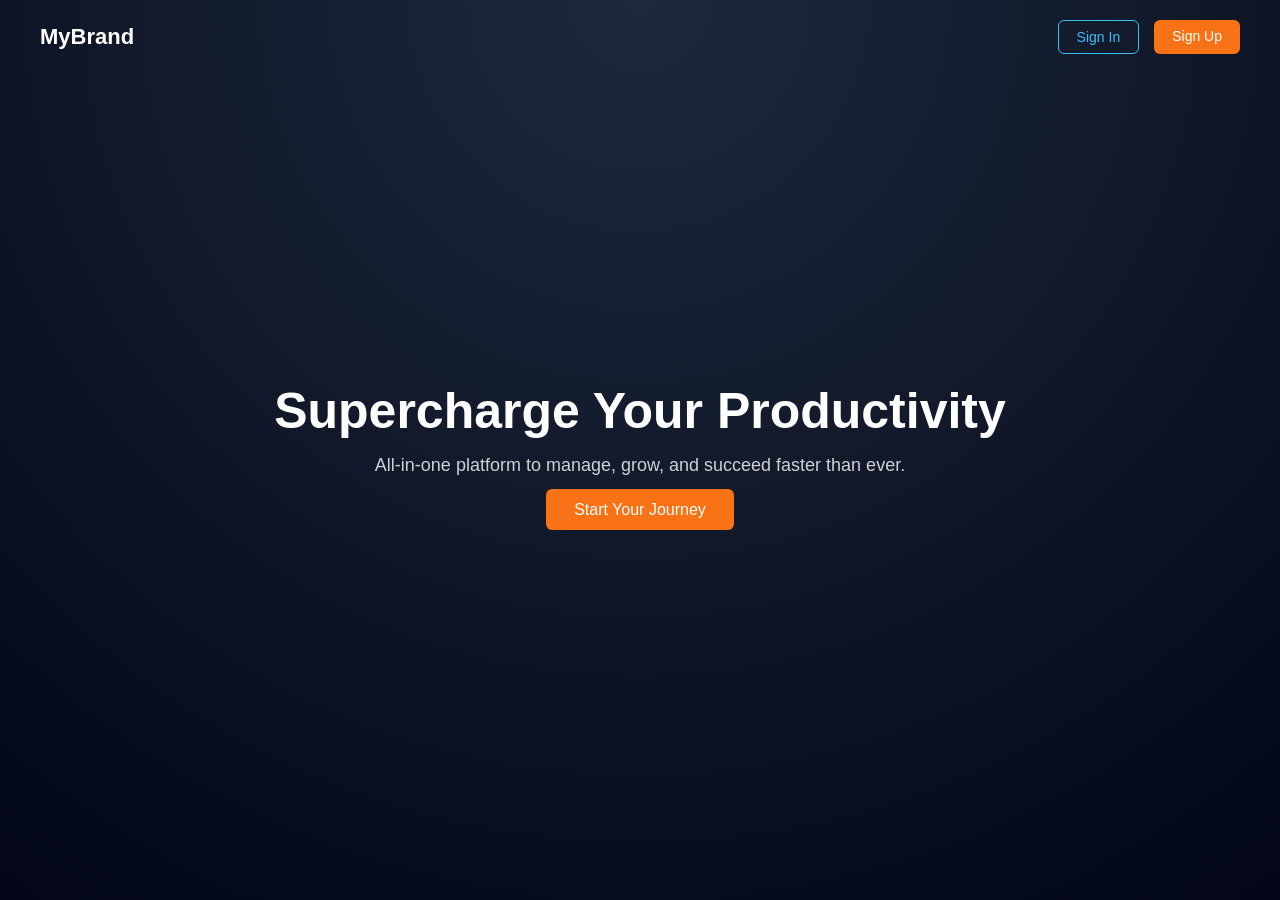
<file: index.html>
<!DOCTYPE html>
<html lang="en">
<head>
    <meta charset="UTF-8">
    <meta name="viewport" content="width=device-width, initial-scale=1.0">
    <title>Modern Landing</title>
    <link rel="stylesheet" href="index.css">
</head>
<body>

<header class="navbar">
    <div class="logo">MyBrand</div>
    <div class="nav-buttons">
        <a href="signin.html" class="btn signin">Sign In</a>
        <a href="signup.html" class="btn signup">Sign Up</a>
    </div>
</header>

<section class="hero">
    <div class="hero-content">
        <h1> Supercharge Your Productivity</h1>
        <p>All-in-one platform to manage, grow, and succeed faster than ever.</p>
        <a href="signup.html" class="cta">Start Your Journey</a>
    </div>
</section>
</body>
</html>
</file>
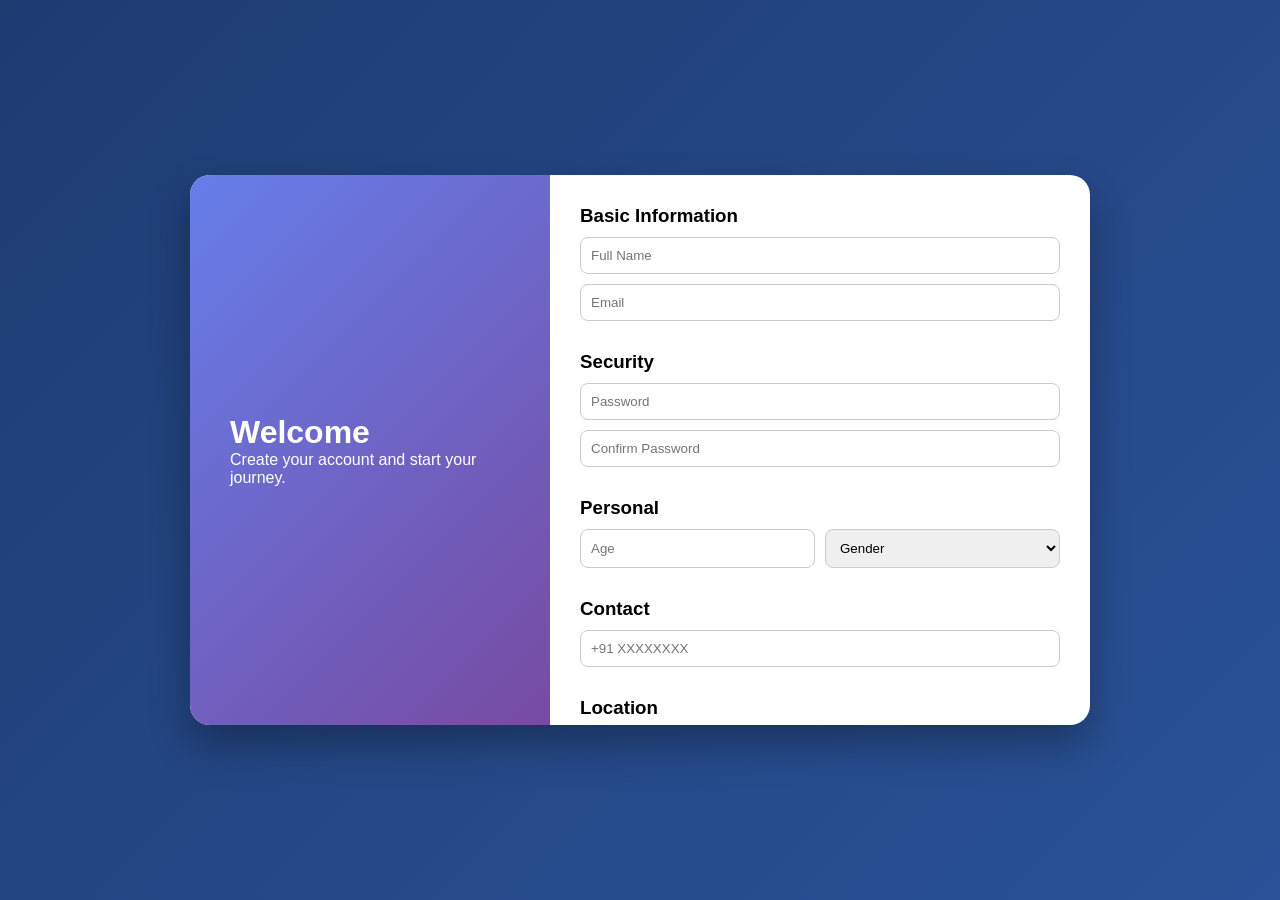
<file: signup.html>
<!DOCTYPE html>
<html lang="en">
<head>
<meta charset="UTF-8">
<title>Modern Signup UI</title>
<link rel="stylesheet" href="signup.css">
</head>

<body>

<div class="app">

   
    <div class="left">
        <h1>Welcome </h1>
        <p>Create your account and start your journey.</p>
    </div>

    <div class="right">

        <div class="section">
            <h3>Basic Information</h3>
            <input type="text" placeholder="Full Name" id="name">
            <input type="email" placeholder="Email" id="email">
        </div>

        <div class="section">
            <h3>Security</h3>
            <input type="password" placeholder="Password" id="password">
            <input type="password" placeholder="Confirm Password" id="confirm">
        </div>

        <div class="section">
            <h3>Personal</h3>
            <div class="row">
                <input type="number" placeholder="Age">
                <select>
                    <option>Gender</option>
                    <option>Male</option>
                    <option>Female</option>
                </select>
            </div>
        </div>

        <div class="section">
            <h3>Contact</h3>
            <input type="text" placeholder="+91 XXXXXXXX">
        </div>

        <div class="section">
            <h3>Location</h3>
            <select>
                <option>Select State</option>
                <option>Maharashtra</option>
                <option>Gujarat</option>
                <option>Karnataka</option>
            </select>
        </div>

        <button class="signup" onclick="validateAndSignup()">Create Account</button>
        <button class="google">Login with Google</button>
        <button class="github">Login with GitHub</button>
        <button class="login">Already have an account? Login</button>

    </div>
</div>


<div id="popup" class="popup">
    <div class="popup-box">
        <h2>🎉 Success!</h2>
        <p>Account created successfully.</p>
        <button onclick="closePopup()">OK</button>
    </div>
</div>

<script src="signup.js"></script>

</body>
</html>
</file>
<file: index.css>
* {
    margin: 0;
    padding: 0;
    box-sizing: border-box;
    font-family: Arial, sans-serif;
}

body {
    background: #0f172a;
    color: white;
}

.navbar {
    display: flex;
    justify-content: space-between;
    align-items: center;
    padding: 20px 40px;
    background: transparent;
    position: absolute;
    width: 100%;
}

.logo {
    font-size: 22px;
    font-weight: bold;
}

.nav-buttons {
    display: flex;
    gap: 15px;
}

.btn {
    padding: 8px 18px;
    border-radius: 6px;
    text-decoration: none;
    font-size: 14px;
}

/* BUTTONS */
.signin {
    border: 1px solid #38bdf8;
    color: #38bdf8;
}

.signup {
    background: #f97316;
    color: white;
}

.promo {
    background: #38bdf8;
    color: white;
}

.hero {
    height: 100vh;
    display: flex;
    justify-content: center;
    align-items: center;
    text-align: center;
    background: radial-gradient(circle at top, #1e293b, #020617);
}

.hero h1 {
    font-size: 50px;
    margin-bottom: 15px;
}

.hero p {
    font-size: 18px;
    margin-bottom: 25px;
    opacity: 0.8;
}

.cta {
    background: #f97316;
    padding: 12px 28px;
    border-radius: 6px;
    text-decoration: none;
    color: white;
    font-size: 16px;
}
</file>
<file: signup.css>
* {
    margin: 0;
    padding: 0;
    box-sizing: border-box;
    font-family: 'Segoe UI', sans-serif;
}

body {
    height: 100vh;
    background: linear-gradient(135deg, #1e3c72, #2a5298);
    display: flex;
    justify-content: center;
    align-items: center;
}

.app {
    width: 900px;
    height: 550px;
    background: white;
    border-radius: 20px;
    display: flex;
    overflow: hidden;
    box-shadow: 0 20px 40px rgba(0,0,0,0.3);
}

.left {
    width: 40%;
    background: linear-gradient(135deg, #667eea, #764ba2);
    color: white;
    padding: 40px;
    display: flex;
    flex-direction: column;
    justify-content: center;
}


.right {
    width: 60%;
    padding: 30px;
    overflow-y: auto;
}

.section {
    margin-bottom: 20px;
}

.section h3 {
    margin-bottom: 10px;
}

.row {
    display: flex;
    gap: 10px;
}

input, select {
    width: 100%;
    padding: 10px;
    border-radius: 8px;
    border: 1px solid #ccc;
    margin-bottom: 10px;
}

button {
    width: 100%;
    padding: 12px;
    border: none;
    border-radius: 10px;
    cursor: pointer;
    margin-top: 10px;
}

.signup { background: #667eea; color: white; }
.google { background: #db4437; color: white; }
.github { background: #333; color: white; }
.login { background: transparent; color: #667eea; border: 1px solid #667eea; }

.popup {
    position: fixed;
    top: 0;
    left: 0;
    width: 100%;
    height: 100%;
    background: rgba(0,0,0,0.5);
    display: none;
    justify-content: center;
    align-items: center;
}

.popup-box {
    background: white;
    padding: 30px;
    border-radius: 15px;
    text-align: center;
    width: 300px;
    animation: scaleUp 0.3s ease;
}

@keyframes scaleUp {
    from { transform: scale(0.7); opacity: 0; }
    to { transform: scale(1); opacity: 1; }
}
</file>
